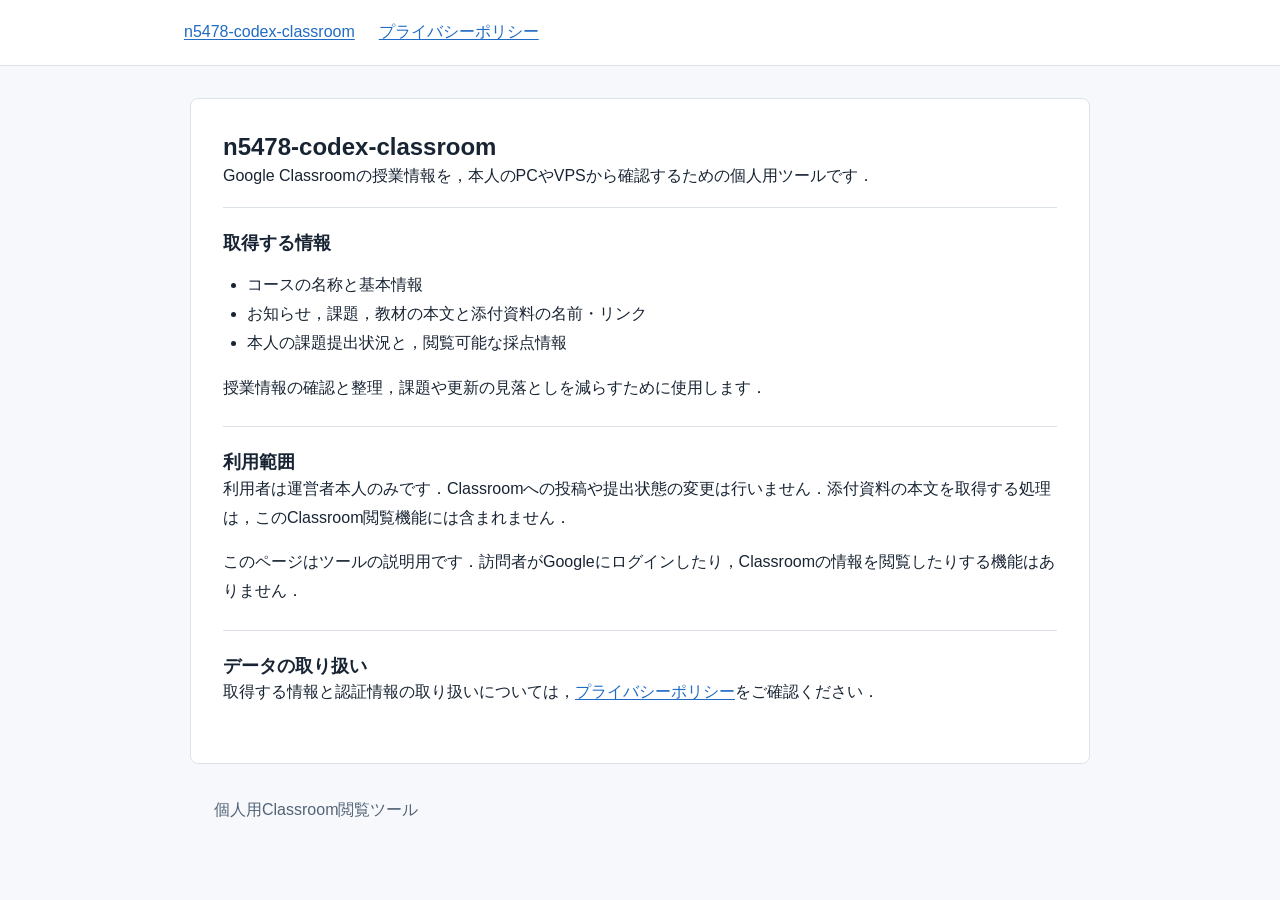
<file: index.html>
<!doctype html>
<html lang="ja">
<head>
<meta charset="utf-8">
<meta name="viewport" content="width=device-width,initial-scale=1">
<meta name="robots" content="noindex,nofollow">
<title>n5478-codex-classroom</title>
<link rel="stylesheet" href="ui-tokens.css">
<link rel="stylesheet" href="style.css">
</head>
<body class="pt-app" data-pt-theme="light">
<header><nav aria-label="メイン"><a href="./" aria-current="page">n5478-codex-classroom</a><a href="privacy/">プライバシーポリシー</a></nav></header>
<main>

<h1>n5478-codex-classroom</h1>
<p>Google Classroomの授業情報を，本人のPCやVPSから確認するための個人用ツールです．</p>
<section><h2>取得する情報</h2>
<ul><li>コースの名称と基本情報</li><li>お知らせ，課題，教材の本文と添付資料の名前・リンク</li><li>本人の課題提出状況と，閲覧可能な採点情報</li></ul>
<p>授業情報の確認と整理，課題や更新の見落としを減らすために使用します．</p>
</section>
<section><h2>利用範囲</h2>
<p>利用者は運営者本人のみです．Classroomへの投稿や提出状態の変更は行いません．添付資料の本文を取得する処理は，このClassroom閲覧機能には含まれません．</p>
<p>このページはツールの説明用です．訪問者がGoogleにログインしたり，Classroomの情報を閲覧したりする機能はありません．</p>
</section>
<section><h2>データの取り扱い</h2><p>取得する情報と認証情報の取り扱いについては，<a href="privacy/">プライバシーポリシー</a>をご確認ください．</p></section>
</main><footer>個人用Classroom閲覧ツール</footer>
</body></html>
</file>
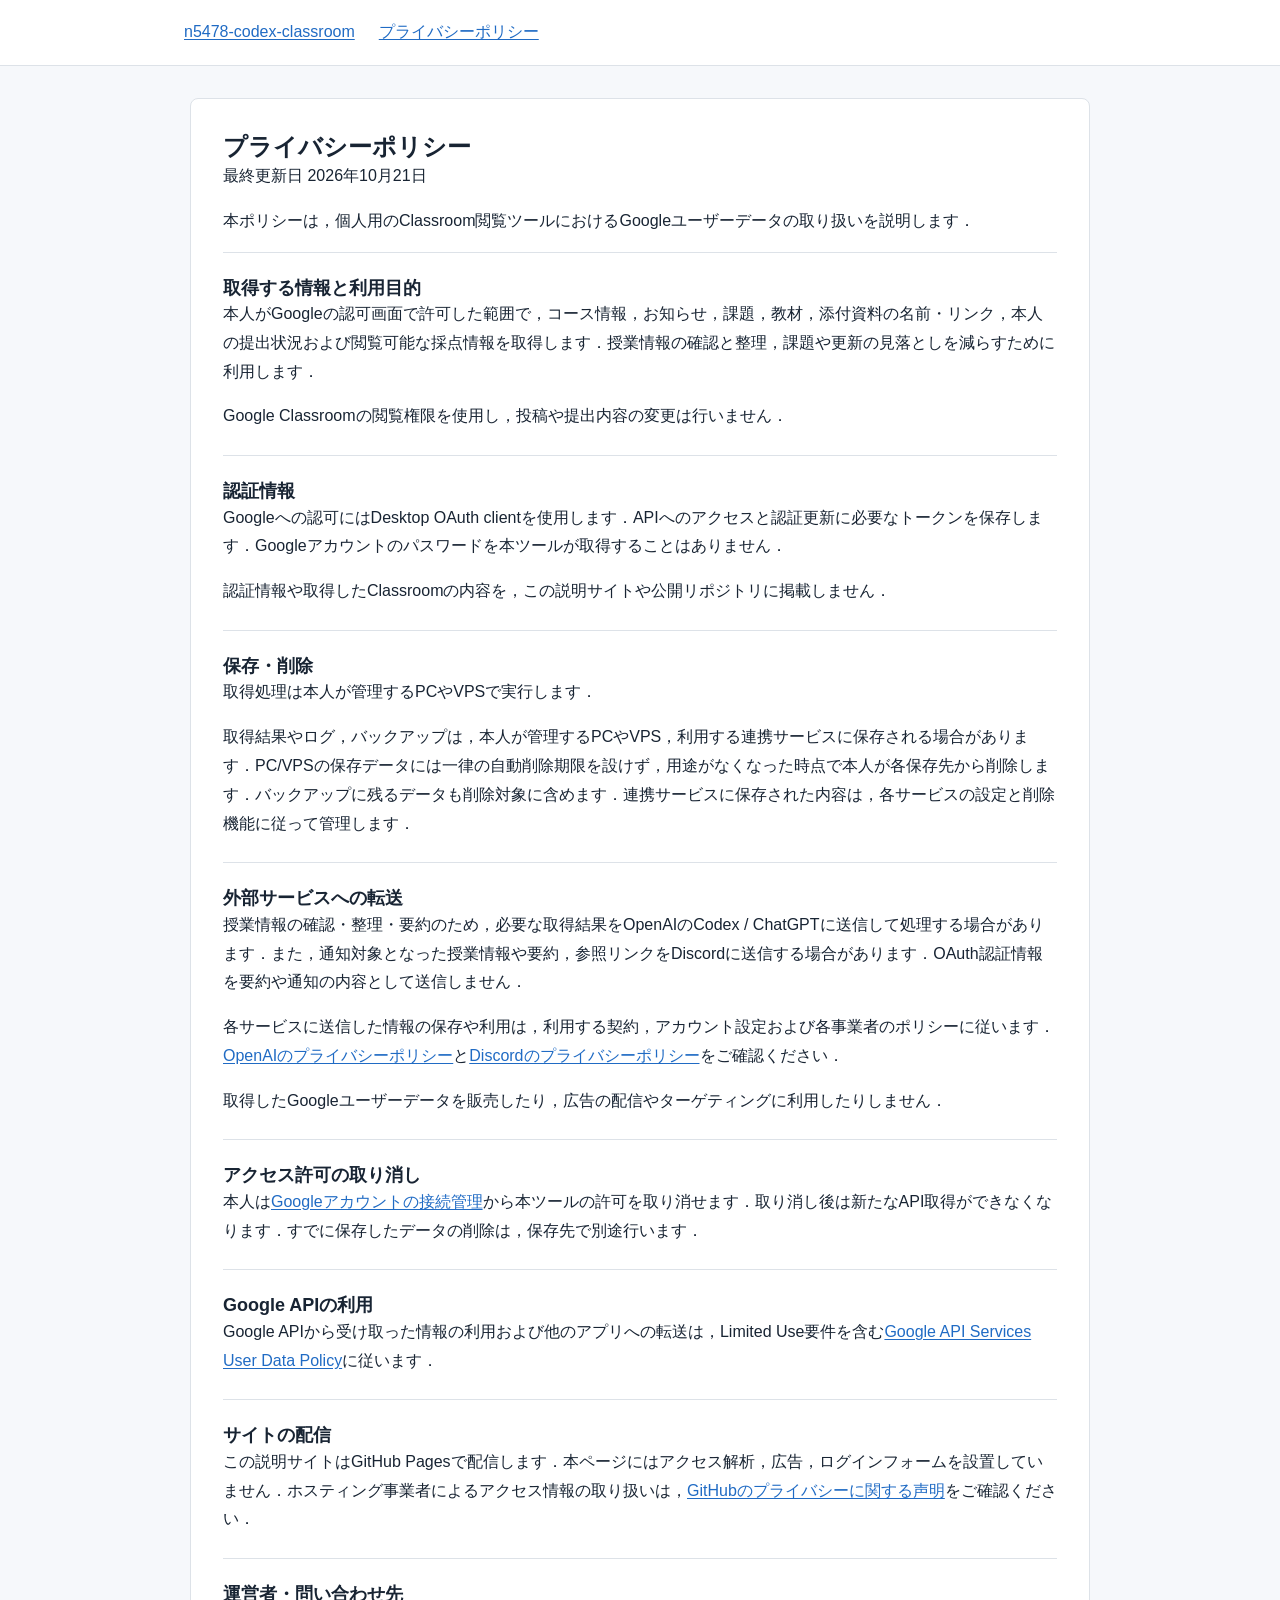
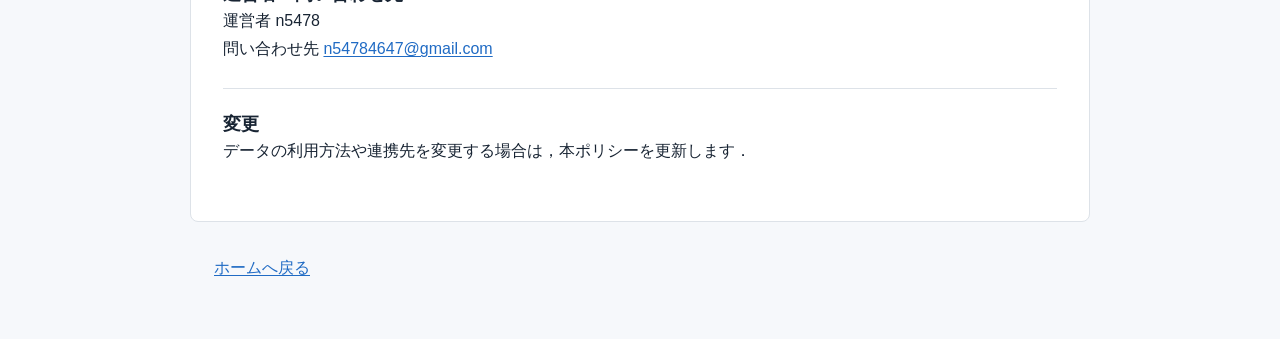
<file: privacy/index.html>
<!doctype html>
<html lang="ja"><head><meta charset="utf-8"><meta name="viewport" content="width=device-width,initial-scale=1"><meta name="robots" content="noindex,nofollow"><title>プライバシーポリシー | n5478-codex-classroom</title><link rel="stylesheet" href="../ui-tokens.css"><link rel="stylesheet" href="../style.css"></head>
<body class="pt-app" data-pt-theme="light"><header><nav aria-label="メイン"><a href="../">n5478-codex-classroom</a><a href="./" aria-current="page">プライバシーポリシー</a></nav></header><main>
<h1>プライバシーポリシー</h1><p>最終更新日 2026年10月21日</p><p>本ポリシーは，個人用のClassroom閲覧ツールにおけるGoogleユーザーデータの取り扱いを説明します．</p>
<section><h2>取得する情報と利用目的</h2><p>本人がGoogleの認可画面で許可した範囲で，コース情報，お知らせ，課題，教材，添付資料の名前・リンク，本人の提出状況および閲覧可能な採点情報を取得します．授業情報の確認と整理，課題や更新の見落としを減らすために利用します．</p><p>Google Classroomの閲覧権限を使用し，投稿や提出内容の変更は行いません．</p></section>
<section><h2>認証情報</h2><p>Googleへの認可にはDesktop OAuth clientを使用します．APIへのアクセスと認証更新に必要なトークンを保存します．Googleアカウントのパスワードを本ツールが取得することはありません．</p><p>認証情報や取得したClassroomの内容を，この説明サイトや公開リポジトリに掲載しません．</p></section>
<section><h2>保存・削除</h2><p>取得処理は本人が管理するPCやVPSで実行します．</p><p>取得結果やログ，バックアップは，本人が管理するPCやVPS，利用する連携サービスに保存される場合があります．PC/VPSの保存データには一律の自動削除期限を設けず，用途がなくなった時点で本人が各保存先から削除します．バックアップに残るデータも削除対象に含めます．連携サービスに保存された内容は，各サービスの設定と削除機能に従って管理します．</p></section>
<section><h2>外部サービスへの転送</h2><p>授業情報の確認・整理・要約のため，必要な取得結果をOpenAIのCodex / ChatGPTに送信して処理する場合があります．また，通知対象となった授業情報や要約，参照リンクをDiscordに送信する場合があります．OAuth認証情報を要約や通知の内容として送信しません．</p><p>各サービスに送信した情報の保存や利用は，利用する契約，アカウント設定および各事業者のポリシーに従います．<a href="https://openai.com/policies/privacy-policy/">OpenAIのプライバシーポリシー</a>と<a href="https://discord.com/privacy">Discordのプライバシーポリシー</a>をご確認ください．</p><p>取得したGoogleユーザーデータを販売したり，広告の配信やターゲティングに利用したりしません．</p></section>
<section><h2>アクセス許可の取り消し</h2><p>本人は<a href="https://myaccount.google.com/connections">Googleアカウントの接続管理</a>から本ツールの許可を取り消せます．取り消し後は新たなAPI取得ができなくなります．すでに保存したデータの削除は，保存先で別途行います．</p></section>
<section><h2>Google APIの利用</h2><p>Google APIから受け取った情報の利用および他のアプリへの転送は，Limited Use要件を含む<a href="https://developers.google.com/terms/api-services-user-data-policy">Google API Services User Data Policy</a>に従います．</p></section>
<section><h2>サイトの配信</h2><p>この説明サイトはGitHub Pagesで配信します．本ページにはアクセス解析，広告，ログインフォームを設置していません．ホスティング事業者によるアクセス情報の取り扱いは，<a href="https://docs.github.com/en/site-policy/privacy-policies/github-general-privacy-statement">GitHubのプライバシーに関する声明</a>をご確認ください．</p></section>
<section><h2>運営者・問い合わせ先</h2><p>運営者 n5478<br>問い合わせ先 <a href="mailto:n54784647@gmail.com">n54784647@gmail.com</a></p></section>
<section><h2>変更</h2><p>データの利用方法や連携先を変更する場合は，本ポリシーを更新します．</p></section>
</main><footer><a href="../">ホームへ戻る</a></footer></body></html>
</file>
<file: ui-tokens.css>
/*
 * Codex Personal Tools Design Tokens v1.0.0 / 2026-10-08
 * A lightweight style layer and example component classes.
 * Not a full Tabler skin. Load after resets/framework CSS; verify version bridges separately.
 * Scope custom styles under .pt-app to minimize conflicts.
 */
.pt-app {
  color-scheme: light;
  --pt-color-primary: #206bc4;
  --pt-color-primary-hover: #1759aa;
  --pt-color-canvas: #f6f8fb;
  --pt-color-surface: #ffffff;
  --pt-color-surface-muted: #f1f4f8;
  --pt-color-text: #182433;
  --pt-color-text-muted: #536477;
  --pt-color-border: #dde2e8;
  --pt-color-control-border: #718296;
  --pt-color-success-text: #176b35;
  --pt-color-warning-text: #825a00;
  --pt-color-danger-text: #a82d3d;
  --pt-color-info-text: #175995;
  --pt-color-success-bg: #e9f6ed;
  --pt-color-warning-bg: #fff6dd;
  --pt-color-danger-bg: #fff0f1;
  --pt-color-info-bg: #eaf3fc;
  --pt-color-focus: #1b65b5;
  --pt-color-white: #ffffff;
  --pt-space-1: 4px;
  --pt-space-2: 8px;
  --pt-space-3: 12px;
  --pt-space-4: 16px;
  --pt-space-6: 24px;
  --pt-space-8: 32px;
  --pt-radius-sm: 4px;
  --pt-radius: 8px;
  --pt-radius-lg: 12px;
  --pt-border-width: 1px;
  --pt-font-family: "Segoe UI", "Yu Gothic UI", Meiryo, sans-serif;
  --pt-font-size: 15px;
  --pt-font-size-sm: 13px;
  --pt-font-size-xs: 12px;
  --pt-font-size-title: 24px;
  --pt-font-size-section: 18px;
  --pt-line-height: 1.55;
  --pt-shadow: 0 1px 3px rgba(24, 36, 51, 0.05);
  --pt-panel-padding: 16px;
  --pt-panel-gap: 12px;
  --pt-control-height: 40px;
  font-family: var(--pt-font-family);
  font-size: var(--pt-font-size);
  line-height: var(--pt-line-height);
  color: var(--pt-color-text);
  background: var(--pt-color-canvas);
  min-height: 100%;
}

/* Standard density is the default, even if no density attr is provided. */
.pt-app [data-pt-density="comfortable"],
.pt-app[data-pt-density="comfortable"] {
  --pt-panel-padding: 24px;
  --pt-panel-gap: 16px;
  --pt-control-height: 44px;
}
.pt-app [data-pt-density="standard"],
.pt-app[data-pt-density="standard"] {
  --pt-panel-padding: 16px;
  --pt-panel-gap: 12px;
  --pt-control-height: 40px;
}
.pt-app [data-pt-density="compact"],
.pt-app[data-pt-density="compact"] {
  --pt-panel-padding: 12px;
  --pt-panel-gap: 8px;
  --pt-control-height: 36px;
}

/* Optional. Never automatically bind the primary theme to prefers-color-scheme. */
.pt-app[data-pt-theme="dark"] {
  color-scheme: dark;
  --pt-color-primary: #75b4ff;
  --pt-color-primary-hover: #9accff;
  --pt-color-canvas: #151b24;
  --pt-color-surface: #202a36;
  --pt-color-surface-muted: #2a3645;
  --pt-color-text: #f1f5f9;
  --pt-color-text-muted: #c4cfda;
  --pt-color-border: #536375;
  --pt-color-control-border: #95a8bb;
  --pt-color-success-text: #9de3af;
  --pt-color-warning-text: #ffe39a;
  --pt-color-danger-text: #ffb2ba;
  --pt-color-info-text: #9dccff;
  --pt-color-success-bg: #193b2b;
  --pt-color-warning-bg: #413518;
  --pt-color-danger-bg: #4a222b;
  --pt-color-info-bg: #1c3955;
  --pt-color-focus: #9dccff;
  --pt-color-white: #151b24;
  --pt-shadow: none;
}

.pt-app *, .pt-app *::before, .pt-app *::after { box-sizing: border-box; }
.pt-app :is(button, input, select, textarea) { font: inherit; }
.pt-app :focus-visible { outline: 3px solid var(--pt-color-focus); outline-offset: 2px; }
.pt-app a { color: var(--pt-color-primary); text-underline-offset: 2px; }
.pt-app h1, .pt-app h2, .pt-app h3 { line-height: 1.3; margin: 0; }
.pt-app h1 { font-size: var(--pt-font-size-title); font-weight: 600; }
.pt-app h2 { font-size: var(--pt-font-size-section); font-weight: 600; }
.pt-app :is(.pt-number, .pt-metric) { font-variant-numeric: tabular-nums; }
.pt-app .pt-muted { color: var(--pt-color-text-muted); }
.pt-app .pt-container { width: min(100%, 1240px); margin-inline: auto; padding: var(--pt-space-6); }
.pt-app .pt-stack { display: grid; gap: var(--pt-panel-gap); }
.pt-app .pt-row { display: flex; align-items: center; flex-wrap: wrap; gap: var(--pt-panel-gap); }
.pt-app .pt-between { justify-content: space-between; }
.pt-app .pt-grid { display: grid; grid-template-columns: repeat(3, minmax(0, 1fr)); gap: var(--pt-panel-gap); }
.pt-app .pt-card {
  background: var(--pt-color-surface);
  border: var(--pt-border-width) solid var(--pt-color-border);
  border-radius: var(--pt-radius);
  padding: var(--pt-panel-padding);
  box-shadow: var(--pt-shadow);
  min-width: 0;
}
.pt-app .pt-toolbar {
  display: flex; align-items: center; flex-wrap: wrap; gap: var(--pt-space-2);
  background: var(--pt-color-surface-muted);
  padding: var(--pt-space-2);
  border-radius: var(--pt-radius);
}
.pt-app .pt-button {
  min-height: var(--pt-control-height);
  display: inline-flex; align-items: center; justify-content: center;
  gap: var(--pt-space-2);
  padding: 7px 14px;
  border: 1px solid var(--pt-color-control-border);
  border-radius: var(--pt-radius);
  background: var(--pt-color-surface);
  color: var(--pt-color-text);
  text-decoration: none; cursor: pointer;
  font-weight: 600;
}
.pt-app .pt-button:hover:not(:disabled) { background: var(--pt-color-surface-muted); }
.pt-app .pt-button--primary { background: #206bc4; color: #ffffff; border-color: #206bc4; }
.pt-app .pt-button--primary:hover:not(:disabled) { background: #1759aa; border-color: #1759aa; }
.pt-app .pt-button--danger { color: var(--pt-color-danger-text); border-color: var(--pt-color-danger-text); }
.pt-app .pt-button:disabled { opacity: 0.5; cursor: not-allowed; }
.pt-app .pt-input {
  min-height: var(--pt-control-height); width: 100%; min-width: 0;
  border: 1px solid var(--pt-color-control-border); border-radius: var(--pt-radius);
  background: var(--pt-color-surface); color: var(--pt-color-text);
  padding: 7px 11px;
}
.pt-app .pt-field { display: grid; gap: 4px; }
.pt-app .pt-field label { font-weight: 600; }
.pt-app .pt-small { font-size: var(--pt-font-size-sm); }
.pt-app .pt-status {
  display: inline-flex; align-items: center; gap: 6px;
  font-size: var(--pt-font-size-sm); font-weight: 600;
  line-height: 1.3; padding: 5px 8px; border-radius: var(--pt-radius-sm);
  background: var(--pt-color-surface-muted); color: var(--pt-color-text);
}
.pt-app .pt-status--success { color: var(--pt-color-success-text); background: var(--pt-color-success-bg); }
.pt-app .pt-status--warning { color: var(--pt-color-warning-text); background: var(--pt-color-warning-bg); }
.pt-app .pt-status--danger { color: var(--pt-color-danger-text); background: var(--pt-color-danger-bg); }
.pt-app .pt-status--info { color: var(--pt-color-info-text); background: var(--pt-color-info-bg); }
.pt-app .pt-table-wrap { max-width: 100%; overflow-x: auto; background: var(--pt-color-surface); border-radius: var(--pt-radius); }
.pt-app .pt-table { width: 100%; border-collapse: collapse; text-align: left; font-variant-numeric: tabular-nums; }
.pt-app .pt-table :is(th,td) { border-bottom: 1px solid var(--pt-color-border); padding: 8px 12px; }
.pt-app .pt-table th { font-weight: 600; color: var(--pt-color-text-muted); background: var(--pt-color-surface-muted); }
.pt-app .pt-table tr:last-child td { border-bottom: none; }
.pt-app .pt-table tr:hover td { background: var(--pt-color-surface-muted); }
.pt-app .pt-divider { border: none; border-top: 1px solid var(--pt-color-border); margin: 0; }

@media (max-width: 1199px) {
  .pt-app .pt-grid { grid-template-columns: repeat(2, minmax(0, 1fr)); }
}
@media (max-width: 767px) {
  .pt-app .pt-container { padding: var(--pt-space-3); }
  .pt-app .pt-grid { grid-template-columns: minmax(0, 1fr); }
}
@media (prefers-reduced-motion: reduce) {
  .pt-app *, .pt-app *::before, .pt-app *::after {
    animation-duration: 0.01ms !important;
    transition-duration: 0.01ms !important;
    scroll-behavior: auto !important;
  }
}
</file>
<file: style.css>
*{box-sizing:border-box}body.pt-app{margin:0;background:var(--pt-color-canvas);color:var(--pt-color-text);font:16px/1.8 "Segoe UI","Yu Gothic UI",Meiryo,sans-serif;overflow-wrap:anywhere}header{background:var(--pt-color-surface);border-bottom:1px solid var(--pt-color-border)}nav{max-width:960px;margin:auto;padding:18px 24px;display:flex;gap:24px;flex-wrap:wrap}a{color:var(--pt-color-primary);text-underline-offset:3px}a:hover{color:var(--pt-color-primary-hover)}a:focus-visible{outline:3px solid var(--pt-color-focus);outline-offset:4px}main{max-width:900px;margin:32px auto;padding:32px;background:var(--pt-color-surface);border:1px solid var(--pt-color-border);border-radius:var(--pt-radius)}h1{font-size:1.8rem;line-height:1.4;margin:16px 0 24px}h2{font-size:1.2rem;line-height:1.5;margin:0 0 12px}section{padding:24px 0;border-top:1px solid var(--pt-color-border)}p{margin:0 0 16px}section p:last-child{margin-bottom:0}ul{padding-left:24px}.draft,.pending{padding:12px 16px;background:var(--pt-color-warning-bg);color:var(--pt-color-warning-text);border-radius:var(--pt-radius-sm)}footer{max-width:900px;margin:24px auto;padding:0 24px 32px;color:var(--pt-color-text-muted)}@media(max-width:600px){main{margin:16px 12px;padding:20px}nav{padding:16px 20px;gap:16px}h1{font-size:1.5rem}}
</file>
